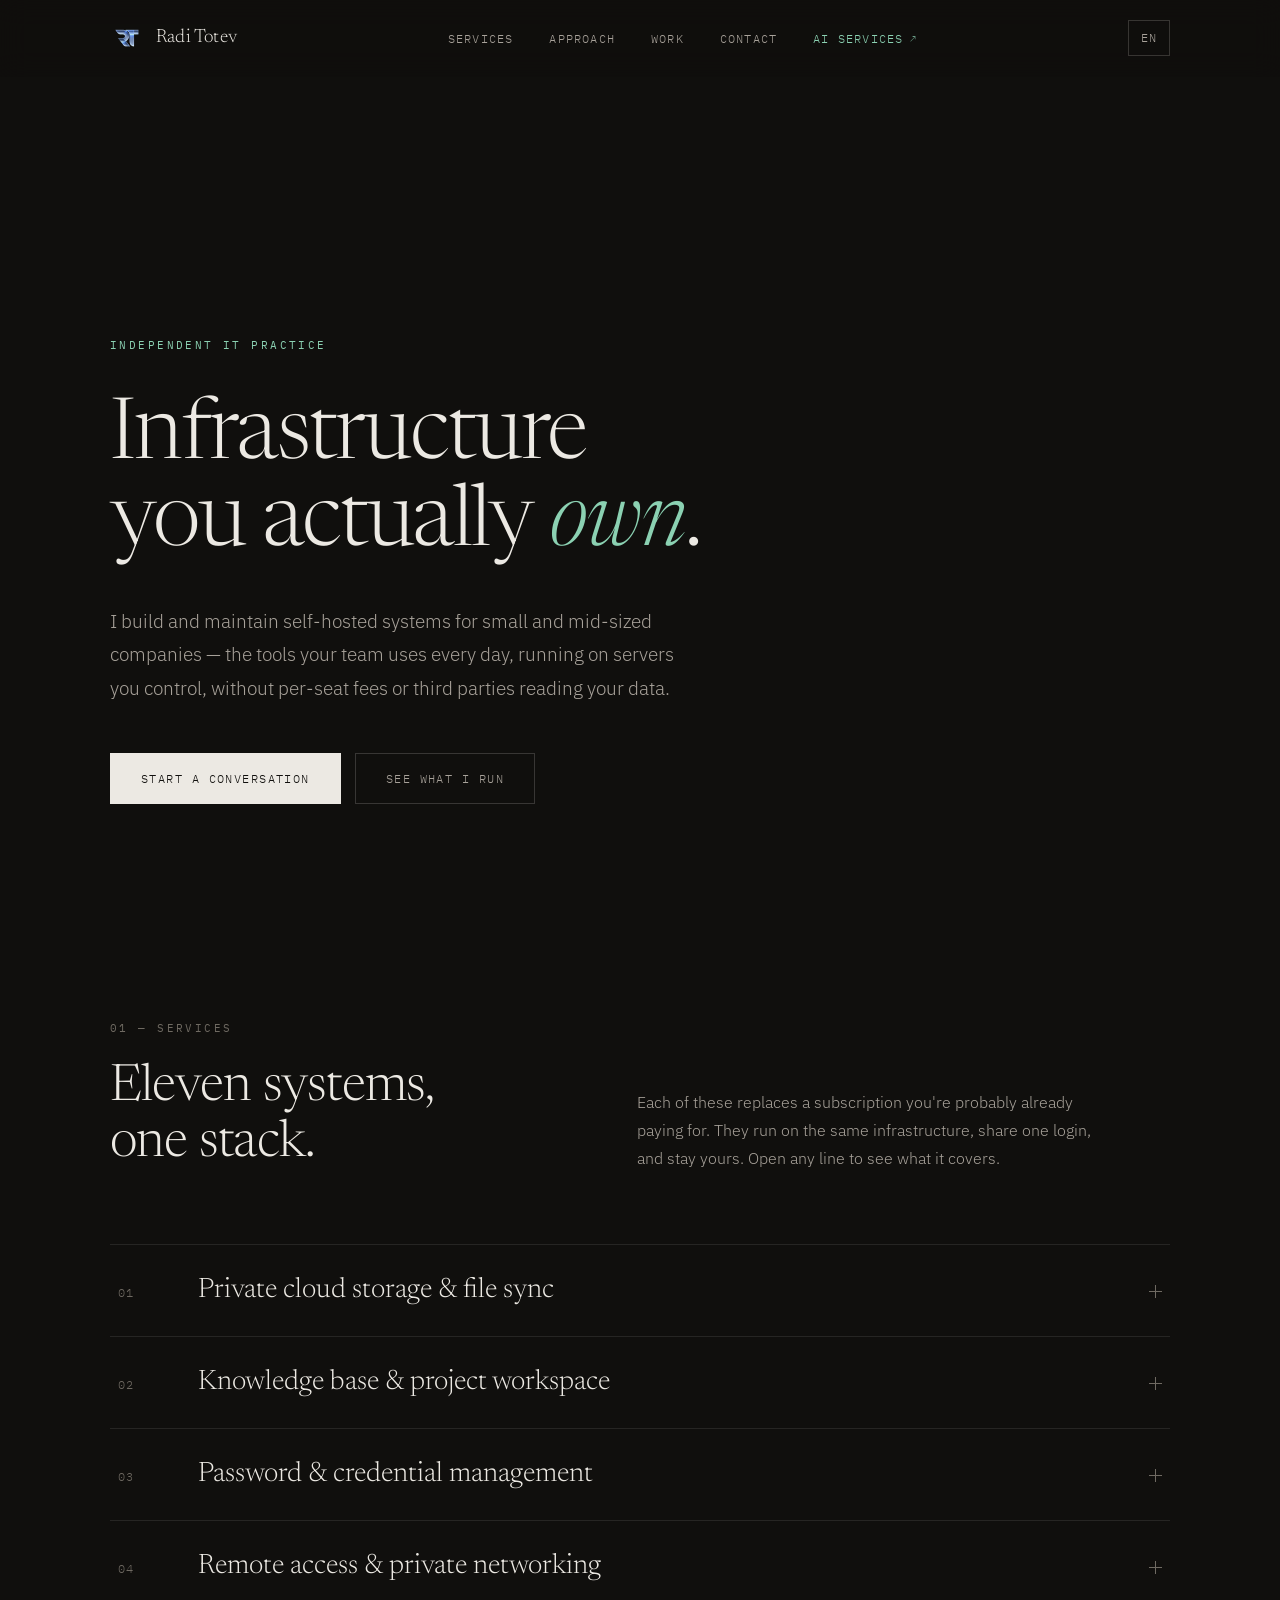
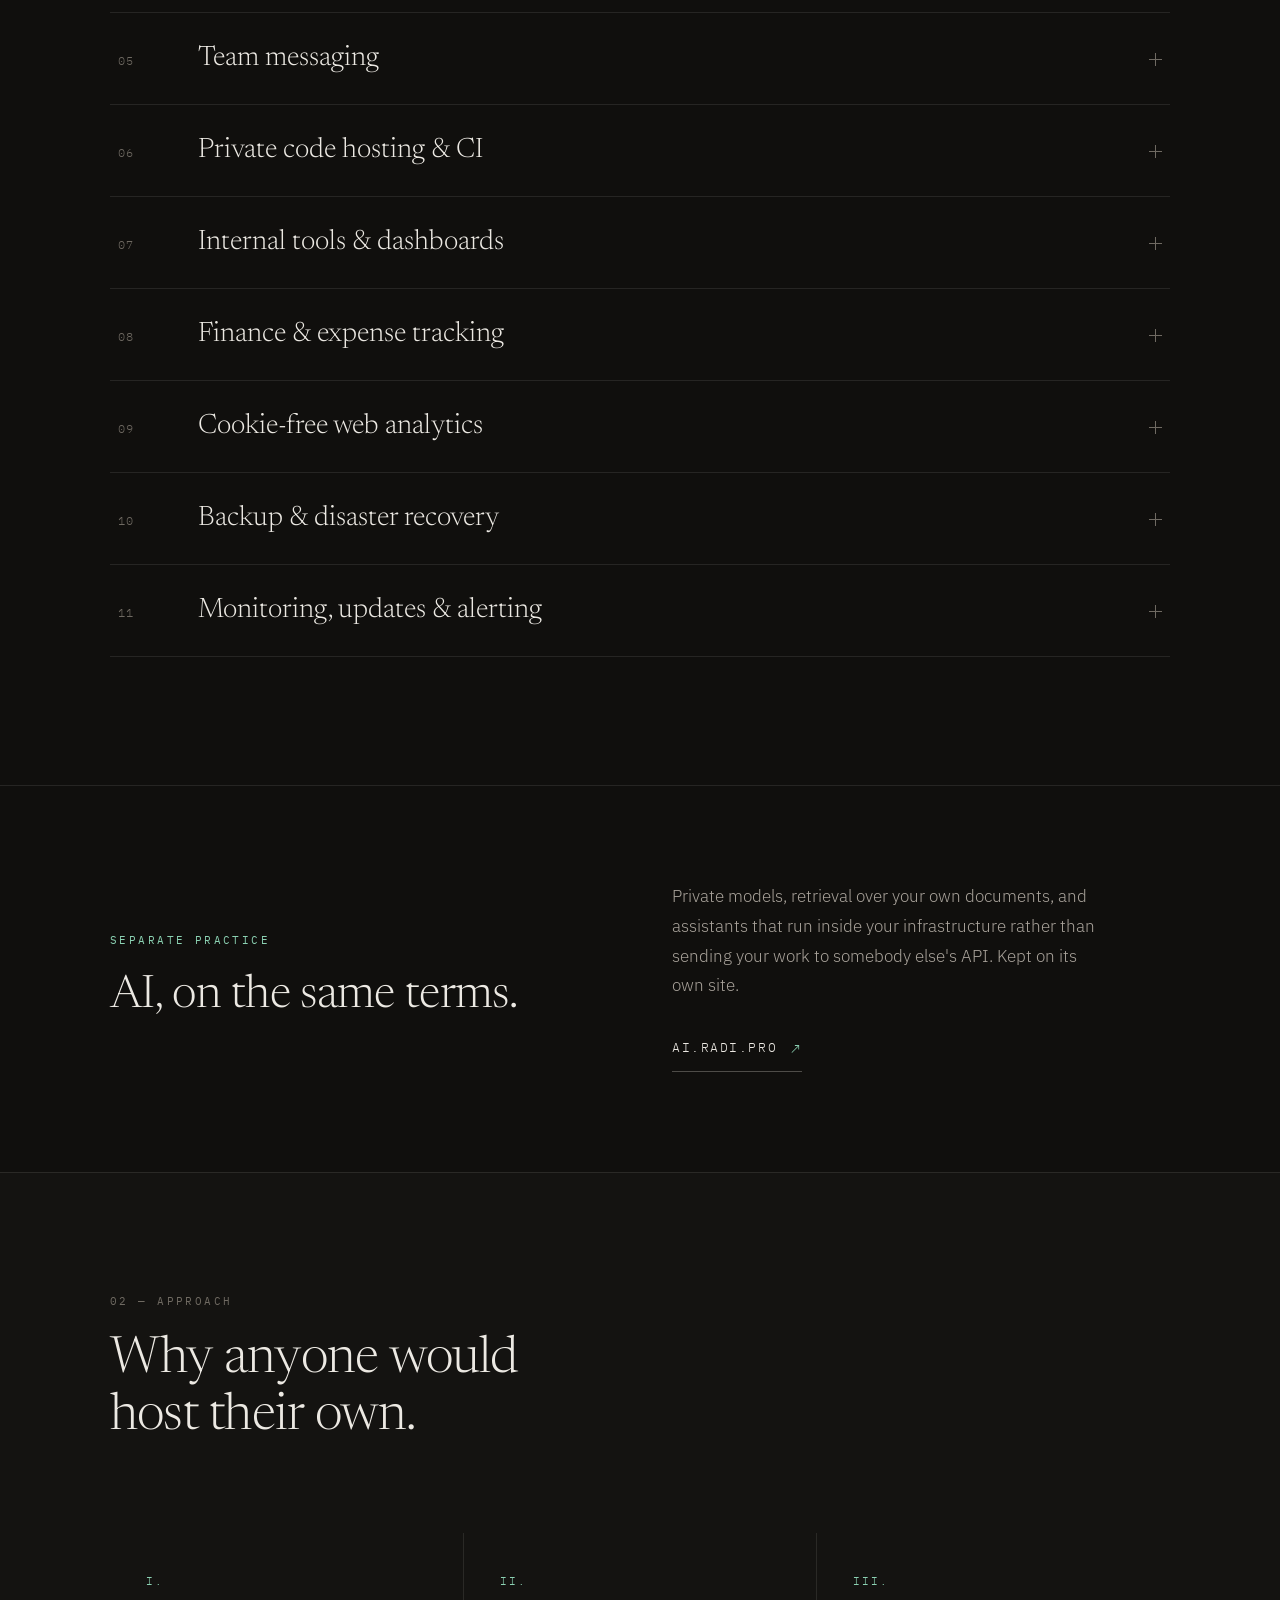
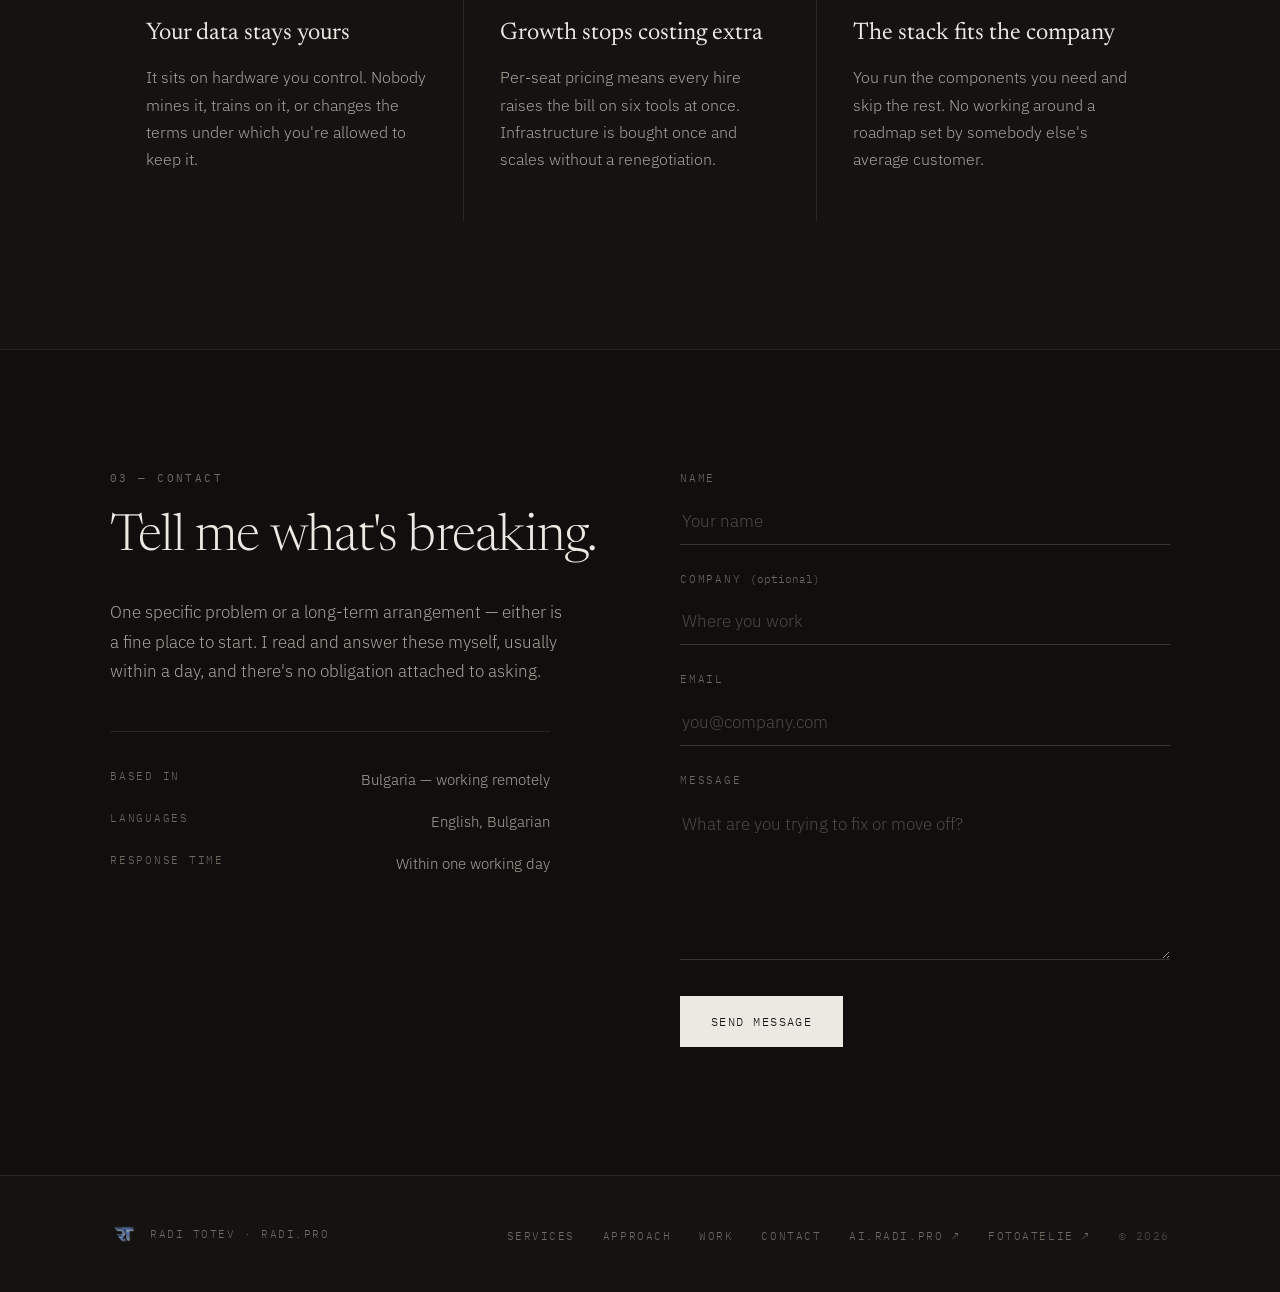
<file: index.html>
<!DOCTYPE html>
<html lang="en" data-lang="en">
<head>
    <meta charset="UTF-8">
    <meta name="viewport" content="width=device-width, initial-scale=1.0">

    <!-- SEO Meta Tags -->
    <title>Self-Hosted IT Infrastructure for Growing Companies | Radi Totev</title>
    <meta name="description" content="I build and maintain self-hosted systems for small and mid-sized companies — cloud storage, collaboration, passwords, networking and backups running on servers you own, with no per-seat fees.">
    <meta name="keywords" content="self-hosted IT, private cloud, data sovereignty, IT consulting, small business IT, secure infrastructure, freelance IT professional, backup and disaster recovery">
    <meta name="author" content="Radi Totev">
    <meta name="robots" content="index, follow">
    <meta name="theme-color" content="#100f0d">
    <link rel="canonical" href="https://www.radi.pro/">

    <!-- Hreflang for multilingual SEO -->
    <link rel="alternate" hreflang="en" href="https://www.radi.pro/">
    <link rel="alternate" hreflang="bg" href="https://www.radi.pro/?lang=bg">
    <link rel="alternate" hreflang="x-default" href="https://www.radi.pro/">

    <!-- Open Graph / Social Media -->
    <meta property="og:type" content="website">
    <meta property="og:url" content="https://www.radi.pro/">
    <meta property="og:site_name" content="Radi Totev — IT Solutions">
    <meta property="og:locale" content="en_US">
    <meta property="og:locale:alternate" content="bg_BG">
    <meta property="og:title" content="Infrastructure you actually own">
    <meta property="og:description" content="Self-hosted systems for small and mid-sized companies, running on servers you control — without per-seat fees or third parties reading your data.">
    <meta property="og:image" content="https://www.radi.pro/assets/og-image.png">
    <meta property="og:image:width" content="1200">
    <meta property="og:image:height" content="630">
    <meta property="og:image:alt" content="Radi Totev — self-hosted IT infrastructure">

    <!-- Twitter Card -->
    <meta name="twitter:card" content="summary_large_image">
    <meta name="twitter:title" content="Infrastructure you actually own">
    <meta name="twitter:description" content="Self-hosted systems for small and mid-sized companies, running on servers you control.">
    <meta name="twitter:image" content="https://www.radi.pro/assets/og-image.png">
    <meta name="twitter:image:alt" content="Radi Totev — self-hosted IT infrastructure">

    <!-- Structured Data (JSON-LD) -->
    <script type="application/ld+json">
    {
        "@context": "https://schema.org",
        "@type": "ProfessionalService",
        "name": "Radi Totev - IT Solutions",
        "description": "I build and maintain self-hosted systems for small and mid-sized companies — cloud storage, collaboration, passwords, networking, backups and monitoring on infrastructure you own.",
        "url": "https://www.radi.pro/",
        "logo": "https://www.radi.pro/assets/logo.png",
        "image": "https://www.radi.pro/assets/og-image.png",
        "priceRange": "$$",
        "areaServed": { "@type": "Place", "name": "Worldwide" },
        "serviceType": [
            "IT Consulting",
            "Self-Hosted Solutions",
            "Private Cloud Storage",
            "Team Collaboration Tools",
            "Secure Password Management",
            "Remote Access Solutions",
            "Private Code Hosting",
            "Internal Tools and Dashboards",
            "Web Analytics",
            "Backup and Disaster Recovery",
            "Infrastructure Monitoring"
        ],
        "founder": { "@type": "Person", "name": "Radi Totev" },
        "sameAs": ["https://ai.radi.pro"]
    }
    </script>

    <!-- Favicon -->
    <link rel="apple-touch-icon" sizes="180x180" href="assets/favicon/apple-touch-icon.png">
    <link rel="icon" type="image/png" sizes="32x32" href="assets/favicon/favicon-32x32.png">
    <link rel="icon" type="image/png" sizes="16x16" href="assets/favicon/favicon-16x16.png">
    <link rel="manifest" href="assets/favicon/site.webmanifest">

    <!-- Fonts -->
    <link rel="preconnect" href="https://fonts.googleapis.com">
    <link rel="preconnect" href="https://fonts.gstatic.com" crossorigin>
    <link href="https://fonts.googleapis.com/css2?family=Newsreader:ital,opsz,wght@0,6..72,300..600;1,6..72,300..500&family=IBM+Plex+Sans:wght@300;400;500&family=IBM+Plex+Mono:wght@400;500&display=swap" rel="stylesheet">

    <!-- Stylesheet -->
    <link rel="stylesheet" href="style.css?v=3">

    <!-- Privacy-friendly analytics by Plausible -->
    <script async src="https://analytics.radi.pro/js/pa-_RwppZNgy5MrmGpZ4Vivo.js"></script>
    <script>
      window.plausible=window.plausible||function(){(plausible.q=plausible.q||[]).push(arguments)},plausible.init=plausible.init||function(i){plausible.o=i||{}};
      plausible.init()
    </script>
</head>
<body>
    <a href="#main" class="skip-link" data-i18n="accessibility.skipLink">Skip to main content</a>

    <!-- ============================================
         NAVIGATION
         ============================================ -->
    <nav class="nav" role="navigation" aria-label="Main navigation">
        <div class="wrap nav-inner">
            <a href="#top" class="nav-logo" aria-label="Home">
                <img src="assets/logo.png" alt="">
                <span>Radi Totev</span>
            </a>

            <ul class="nav-links">
                <li><a href="#services" class="nav-link" data-i18n="nav.services">Services</a></li>
                <li><a href="#approach" class="nav-link" data-i18n="nav.approach">Approach</a></li>
                <li><a href="portfolio.html" class="nav-link" data-i18n="nav.work">Work</a></li>
                <li><a href="#contact" class="nav-link" data-i18n="nav.contact">Contact</a></li>
                <li>
                    <a href="https://ai.radi.pro" class="nav-link nav-link--ai" target="_blank" rel="noopener">
                        <span data-i18n="nav.ai">AI Services</span>
                        <span class="arr" aria-hidden="true">&#8599;</span>
                    </a>
                </li>
            </ul>

            <button class="lang-switcher" aria-label="Switch language" title="Switch language">
                <span class="lang-switcher-current">EN</span>
            </button>

            <button class="nav-toggle" aria-label="Toggle navigation menu" aria-expanded="false">
                <span></span>
                <span></span>
                <span></span>
            </button>
        </div>
    </nav>

    <main id="main">

        <!-- ============================================
             HERO
             ============================================ -->
        <section class="hero" id="top" aria-labelledby="hero-headline">
            <div class="hero-media" aria-hidden="true">
                <video autoplay muted loop playsinline preload="auto">
                    <source src="assets/hero.mp4" type="video/mp4">
                </video>
            </div>

            <div class="wrap hero-inner">
                <span class="eyebrow eyebrow--accent rise" data-i18n="hero.eyebrow">Independent IT practice</span>
                <h1 id="hero-headline" class="rise rise-1">
                    <span data-i18n="hero.headline">Infrastructure you actually </span><em data-i18n="hero.headlineEm">own</em><span data-i18n="hero.headlineEnd">.</span>
                </h1>
                <p class="hero-sub lede rise rise-2" data-i18n="hero.subheadline">I build and maintain self-hosted systems for small and mid-sized companies &mdash; the tools your team uses every day, running on servers you control, without per-seat fees or third parties reading your data.</p>
                <div class="hero-cta rise rise-3">
                    <a href="#contact" class="btn btn--solid" data-i18n="hero.cta.primary">Start a conversation</a>
                    <a href="#services" class="btn btn--ghost" data-i18n="hero.cta.secondary">See what I run</a>
                </div>
            </div>
        </section>

        <!-- ============================================
             SERVICES
             ============================================ -->
        <section id="services" class="section" aria-labelledby="services-heading">
            <div class="wrap">
                <div class="svc-head">
                    <div>
                        <span class="eyebrow" data-i18n="services.label">01 &mdash; Services</span>
                        <h2 id="services-heading" class="display" data-i18n="services.heading">Eleven systems, one stack.</h2>
                    </div>
                    <p class="lede" data-i18n="services.description">Each of these replaces a subscription you're probably already paying for. They run on the same infrastructure, share one login, and stay yours. Open any line to see what it covers.</p>
                </div>

                <div class="svc-list">

                    <div class="svc-item">
                        <button class="svc-row" type="button" aria-expanded="false" aria-controls="svc-cloud">
                            <span class="svc-num">01</span>
                            <span class="svc-title" data-i18n="services.items.cloud.title">Private cloud storage &amp; file sync</span>
                            <span class="svc-mark" aria-hidden="true"></span>
                        </button>
                        <div class="svc-body" id="svc-cloud" role="region">
                            <div>
                                <p><span data-i18n="services.items.cloud.description">Files, calendars, contacts and shared documents in one place, synced across every device your team uses. Collaborative editing included. Behaves like the commercial drives, with no seat pricing and no data leaving your server.</span></p>
                            </div>
                        </div>
                    </div>

                    <div class="svc-item">
                        <button class="svc-row" type="button" aria-expanded="false" aria-controls="svc-workspace">
                            <span class="svc-num">02</span>
                            <span class="svc-title" data-i18n="services.items.workspace.title">Knowledge base &amp; project workspace</span>
                            <span class="svc-mark" aria-hidden="true"></span>
                        </button>
                        <div class="svc-body" id="svc-workspace" role="region">
                            <div>
                                <p><span data-i18n="services.items.workspace.description">Notes, wikis, boards, databases and whiteboards in a single workspace. The place documentation actually gets written and tasks stop living in four different tools.</span></p>
                            </div>
                        </div>
                    </div>

                    <div class="svc-item">
                        <button class="svc-row" type="button" aria-expanded="false" aria-controls="svc-password">
                            <span class="svc-num">03</span>
                            <span class="svc-title" data-i18n="services.items.password.title">Password &amp; credential management</span>
                            <span class="svc-mark" aria-hidden="true"></span>
                        </button>
                        <div class="svc-body" id="svc-password" role="region">
                            <div>
                                <p><span data-i18n="services.items.password.description">An encrypted vault for the whole company: shared credentials, 2FA codes, secure hand-offs and emergency access. The same security model the enterprise tools use, without trusting a vendor with the keys.</span></p>
                            </div>
                        </div>
                    </div>

                    <div class="svc-item">
                        <button class="svc-row" type="button" aria-expanded="false" aria-controls="svc-remote">
                            <span class="svc-num">04</span>
                            <span class="svc-title" data-i18n="services.items.remote.title">Remote access &amp; private networking</span>
                            <span class="svc-mark" aria-hidden="true"></span>
                        </button>
                        <div class="svc-body" id="svc-remote" role="region">
                            <div>
                                <p><span data-i18n="services.items.remote.description">A private network that connects staff, offices and devices without VPN configuration or port forwarding. Internal systems reachable from anywhere, invisible to everyone else.</span></p>
                            </div>
                        </div>
                    </div>

                    <div class="svc-item">
                        <button class="svc-row" type="button" aria-expanded="false" aria-controls="svc-messaging">
                            <span class="svc-num">05</span>
                            <span class="svc-title" data-i18n="services.items.messaging.title">Team messaging</span>
                            <span class="svc-mark" aria-hidden="true"></span>
                        </button>
                        <div class="svc-body" id="svc-messaging" role="region">
                            <div>
                                <p><span data-i18n="services.items.messaging.description">Channels, direct messages, file sharing and integrations — with the message history stored on your side rather than rented back to you a year at a time.</span></p>
                            </div>
                        </div>
                    </div>

                    <div class="svc-item">
                        <button class="svc-row" type="button" aria-expanded="false" aria-controls="svc-code">
                            <span class="svc-num">06</span>
                            <span class="svc-title" data-i18n="services.items.code.title">Private code hosting &amp; CI</span>
                            <span class="svc-mark" aria-hidden="true"></span>
                        </button>
                        <div class="svc-body" id="svc-code" role="region">
                            <div>
                                <p><span data-i18n="services.items.code.description">Git repositories with issues, pull requests, wikis and build pipelines. Unlimited private repos for internal work and client projects, no minute quotas.</span></p>
                            </div>
                        </div>
                    </div>

                    <div class="svc-item">
                        <button class="svc-row" type="button" aria-expanded="false" aria-controls="svc-tools">
                            <span class="svc-num">07</span>
                            <span class="svc-title" data-i18n="services.items.tools.title">Internal tools &amp; dashboards</span>
                            <span class="svc-mark" aria-hidden="true"></span>
                        </button>
                        <div class="svc-body" id="svc-tools" role="region">
                            <div>
                                <p><span data-i18n="services.items.tools.description">Admin panels, forms and reporting views built on top of the data you already have. Useful for the workflows that currently live in a spreadsheet somebody guards.</span></p>
                            </div>
                        </div>
                    </div>

                    <div class="svc-item">
                        <button class="svc-row" type="button" aria-expanded="false" aria-controls="svc-finance">
                            <span class="svc-num">08</span>
                            <span class="svc-title" data-i18n="services.items.finance.title">Finance &amp; expense tracking</span>
                            <span class="svc-mark" aria-hidden="true"></span>
                        </button>
                        <div class="svc-body" id="svc-finance" role="region">
                            <div>
                                <p><span data-i18n="services.items.finance.description">Budgets, income and expense tracking, reports and portfolio monitoring for owner-managed businesses. Financial detail that never touches a third-party account.</span></p>
                            </div>
                        </div>
                    </div>

                    <div class="svc-item">
                        <button class="svc-row" type="button" aria-expanded="false" aria-controls="svc-analytics">
                            <span class="svc-num">09</span>
                            <span class="svc-title" data-i18n="services.items.analytics.title">Cookie-free web analytics</span>
                            <span class="svc-mark" aria-hidden="true"></span>
                        </button>
                        <div class="svc-body" id="svc-analytics" role="region">
                            <div>
                                <p><span data-i18n="services.items.analytics.description">Traffic and performance figures without cookies, consent banners or a data-sharing arrangement. GDPR-clean by construction. This site runs it.</span></p>
                            </div>
                        </div>
                    </div>

                    <div class="svc-item">
                        <button class="svc-row" type="button" aria-expanded="false" aria-controls="svc-backup">
                            <span class="svc-num">10</span>
                            <span class="svc-title" data-i18n="services.items.backup.title">Backup &amp; disaster recovery</span>
                            <span class="svc-mark" aria-hidden="true"></span>
                        </button>
                        <div class="svc-body" id="svc-backup" role="region">
                            <div>
                                <p><span data-i18n="services.items.backup.description">Encrypted, versioned, off-site backups of every system above, with restores tested on a schedule rather than assumed. The part nobody thinks about until the morning they need it.</span></p>
                            </div>
                        </div>
                    </div>

                    <div class="svc-item">
                        <button class="svc-row" type="button" aria-expanded="false" aria-controls="svc-monitoring">
                            <span class="svc-num">11</span>
                            <span class="svc-title" data-i18n="services.items.monitoring.title">Monitoring, updates &amp; alerting</span>
                            <span class="svc-mark" aria-hidden="true"></span>
                        </button>
                        <div class="svc-body" id="svc-monitoring" role="region">
                            <div>
                                <p><span data-i18n="services.items.monitoring.description">Uptime checks, resource alerts and a patching routine for the whole stack. You hear about a problem from me, before your team files a ticket about it.</span></p>
                            </div>
                        </div>
                    </div>

                </div>
            </div>
        </section>

        <!-- ============================================
             AI BAND
             ============================================ -->
        <section class="section--ruled" aria-labelledby="ai-heading">
            <a href="https://ai.radi.pro" class="ai-band" target="_blank" rel="noopener">
                <div class="ai-inner">
                    <div>
                        <span class="eyebrow eyebrow--accent" data-i18n="ai.label">Separate practice</span>
                        <h2 id="ai-heading" class="display" data-i18n="ai.heading">AI, on the same terms.</h2>
                    </div>
                    <div>
                        <p class="lede" data-i18n="ai.description">Private models, retrieval over your own documents, and assistants that run inside your infrastructure rather than sending your work to somebody else's API. Kept on its own site.</p>
                        <span class="ai-cue">ai.radi.pro <span class="arr" aria-hidden="true">&#8599;</span></span>
                    </div>
                </div>
            </a>
        </section>

        <!-- ============================================
             APPROACH
             ============================================ -->
        <section id="approach" class="section section--ruled section--sunk" aria-labelledby="approach-heading">
            <div class="wrap">
                <div class="approach-head">
                    <span class="eyebrow" data-i18n="approach.label">02 &mdash; Approach</span>
                    <h2 id="approach-heading" class="display" data-i18n="approach.heading">Why anyone would host their own.</h2>
                </div>

                <div class="approach-grid">
                    <article class="approach-card">
                        <span class="numeral" aria-hidden="true">I.</span>
                        <h3 data-i18n="approach.cards.sovereignty.title">Your data stays yours</h3>
                        <p data-i18n="approach.cards.sovereignty.description">It sits on hardware you control. Nobody mines it, trains on it, or changes the terms under which you're allowed to keep it.</p>
                    </article>
                    <article class="approach-card">
                        <span class="numeral" aria-hidden="true">II.</span>
                        <h3 data-i18n="approach.cards.cost.title">Growth stops costing extra</h3>
                        <p data-i18n="approach.cards.cost.description">Per-seat pricing means every hire raises the bill on six tools at once. Infrastructure is bought once and scales without a renegotiation.</p>
                    </article>
                    <article class="approach-card">
                        <span class="numeral" aria-hidden="true">III.</span>
                        <h3 data-i18n="approach.cards.flexibility.title">The stack fits the company</h3>
                        <p data-i18n="approach.cards.flexibility.description">You run the components you need and skip the rest. No working around a roadmap set by somebody else's average customer.</p>
                    </article>
                </div>
            </div>
        </section>

        <!-- ============================================
             CONTACT
             ============================================ -->
        <section id="contact" class="section section--ruled" aria-labelledby="contact-heading">
            <div class="wrap contact-grid">
                <div class="contact-copy">
                    <span class="eyebrow" data-i18n="contact.label">03 &mdash; Contact</span>
                    <h2 id="contact-heading" class="display" data-i18n="contact.heading">Tell me what's breaking.</h2>
                    <p class="lede" data-i18n="contact.description">One specific problem or a long-term arrangement &mdash; either is a fine place to start. I read and answer these myself, usually within a day, and there's no obligation attached to asking.</p>

                    <dl class="facts">
                        <div class="fact">
                            <dt data-i18n="contact.facts.based.label">Based in</dt>
                            <dd data-i18n="contact.facts.based.value">Bulgaria &mdash; working remotely</dd>
                        </div>
                        <div class="fact">
                            <dt data-i18n="contact.facts.languages.label">Languages</dt>
                            <dd data-i18n="contact.facts.languages.value">English, Bulgarian</dd>
                        </div>
                        <div class="fact">
                            <dt data-i18n="contact.facts.response.label">Response time</dt>
                            <dd data-i18n="contact.facts.response.value">Within one working day</dd>
                        </div>
                    </dl>
                </div>

                <div>
                    <form id="contact-form" class="form" novalidate>
                        <div class="field">
                            <label for="name" data-i18n="contact.form.name.label">Name</label>
                            <input type="text" id="name" name="name" required autocomplete="name" data-i18n-placeholder="contact.form.name.placeholder" placeholder="Your name">
                            <span class="err" role="alert"></span>
                        </div>
                        <div class="field">
                            <label for="company"><span data-i18n="contact.form.company.label">Company</span> <span class="opt" data-i18n="contact.form.company.optional">(optional)</span></label>
                            <input type="text" id="company" name="company" autocomplete="organization" data-i18n-placeholder="contact.form.company.placeholder" placeholder="Where you work">
                            <span class="err" role="alert"></span>
                        </div>
                        <div class="field">
                            <label for="email" data-i18n="contact.form.email.label">Email</label>
                            <input type="email" id="email" name="email" required autocomplete="email" data-i18n-placeholder="contact.form.email.placeholder" placeholder="you@company.com">
                            <span class="err" role="alert"></span>
                        </div>
                        <div class="field">
                            <label for="message" data-i18n="contact.form.message.label">Message</label>
                            <textarea id="message" name="message" rows="5" required data-i18n-placeholder="contact.form.message.placeholder" placeholder="What are you trying to fix or move off?"></textarea>
                            <span class="err" role="alert"></span>
                        </div>
                        <button type="submit" class="btn btn--solid form-submit" data-i18n="contact.form.submit">Send message</button>
                    </form>

                    <div class="sent form-success" aria-live="polite">
                        <span class="eyebrow eyebrow--accent" data-i18n="contact.success.label">Received</span>
                        <h3 data-i18n="contact.success.title">Thanks &mdash; it's with me.</h3>
                        <p data-i18n="contact.success.description">I'll read it properly and reply within a working day.</p>
                    </div>
                </div>
            </div>
        </section>

    </main>

    <!-- ============================================
         FOOTER
         ============================================ -->
    <footer class="footer" role="contentinfo">
        <div class="footer-inner">
            <a href="#top" class="footer-id" aria-label="Home">
                <img src="assets/logo.png" alt="">
                <span class="footer-meta">Radi Totev &middot; radi.pro</span>
            </a>

            <ul class="footer-nav">
                <li><a href="#services" data-i18n="nav.services">Services</a></li>
                <li><a href="#approach" data-i18n="nav.approach">Approach</a></li>
                <li><a href="portfolio.html" data-i18n="nav.work">Work</a></li>
                <li><a href="#contact" data-i18n="nav.contact">Contact</a></li>
                <li><a href="https://ai.radi.pro" target="_blank" rel="noopener">ai.radi.pro &#8599;</a></li>
                <li><a href="https://foto-atelie.com" target="_blank" rel="noopener">FotoAtelie &#8599;</a></li>
                <li><span class="footer-copy">&copy; <span id="current-year"></span></span></li>
            </ul>
        </div>
    </footer>

    <script src="script.js?v=3"></script>
</body>
</html>
</file>
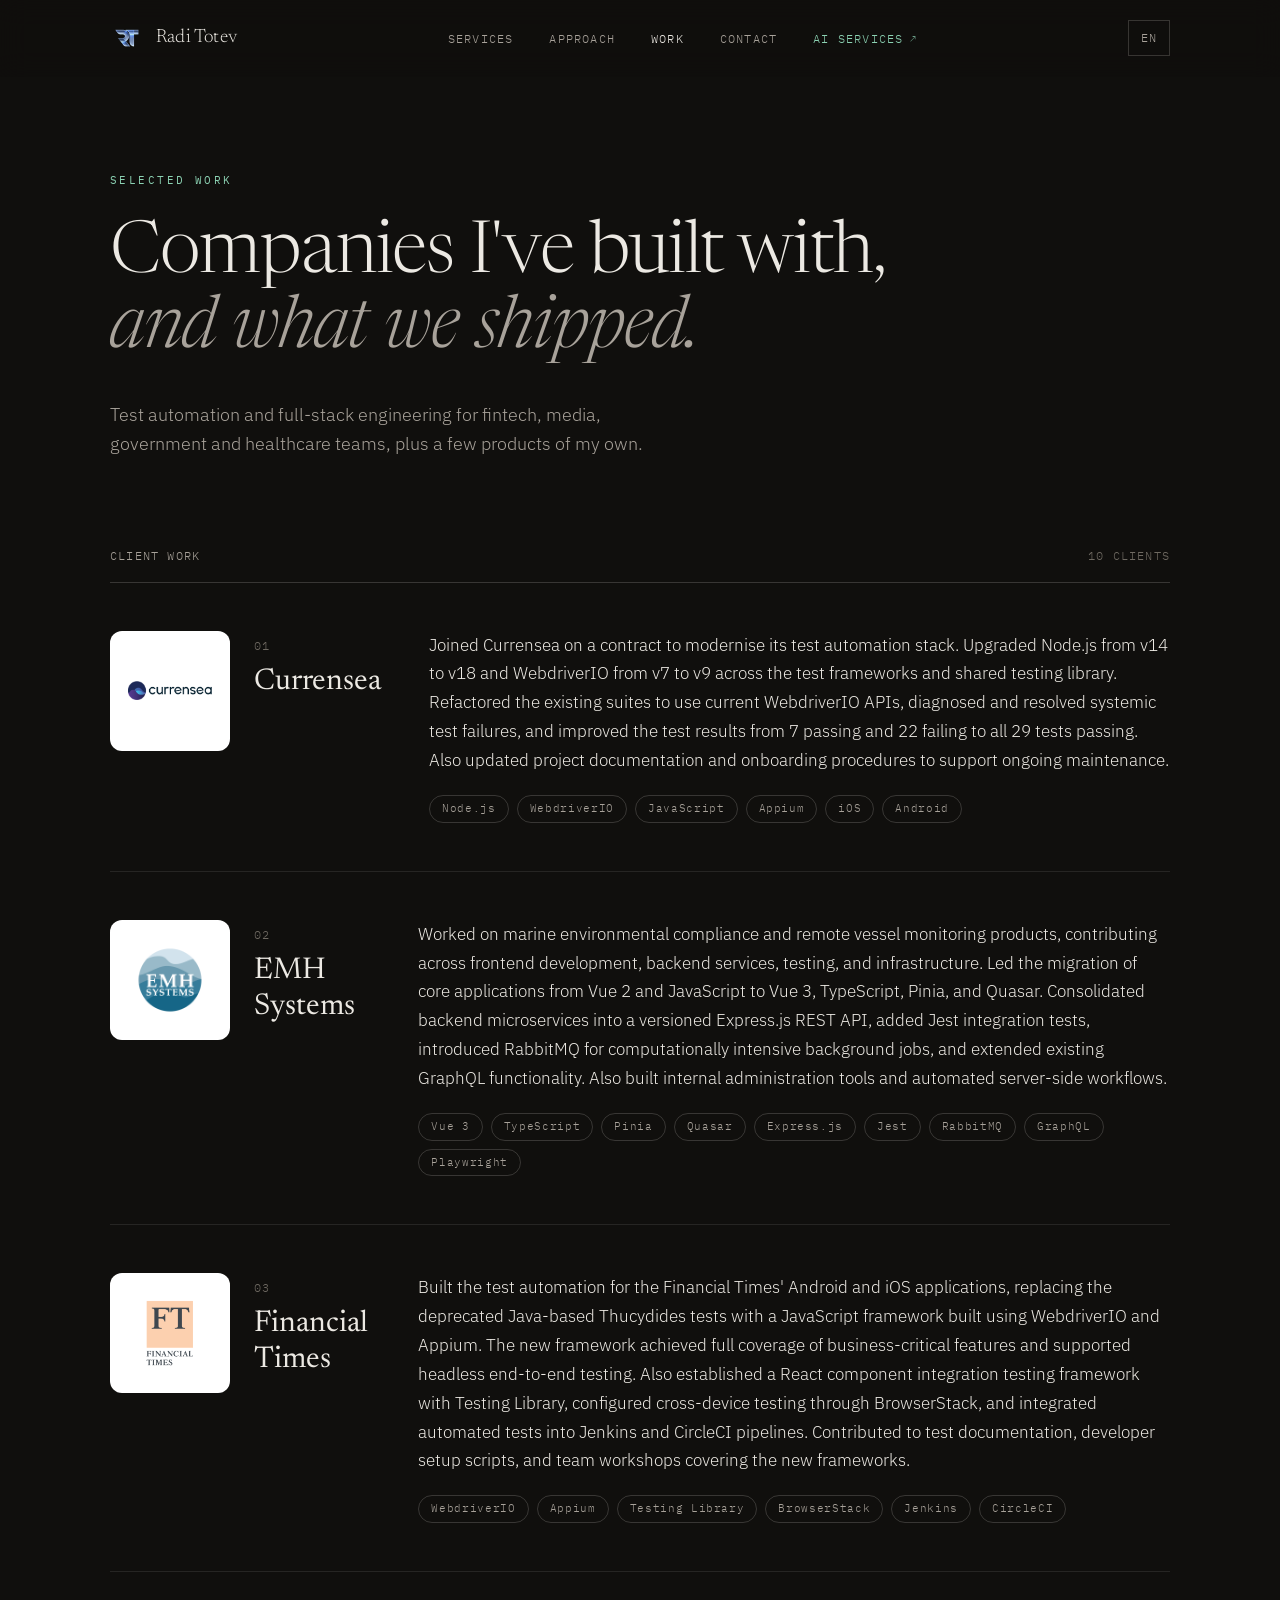
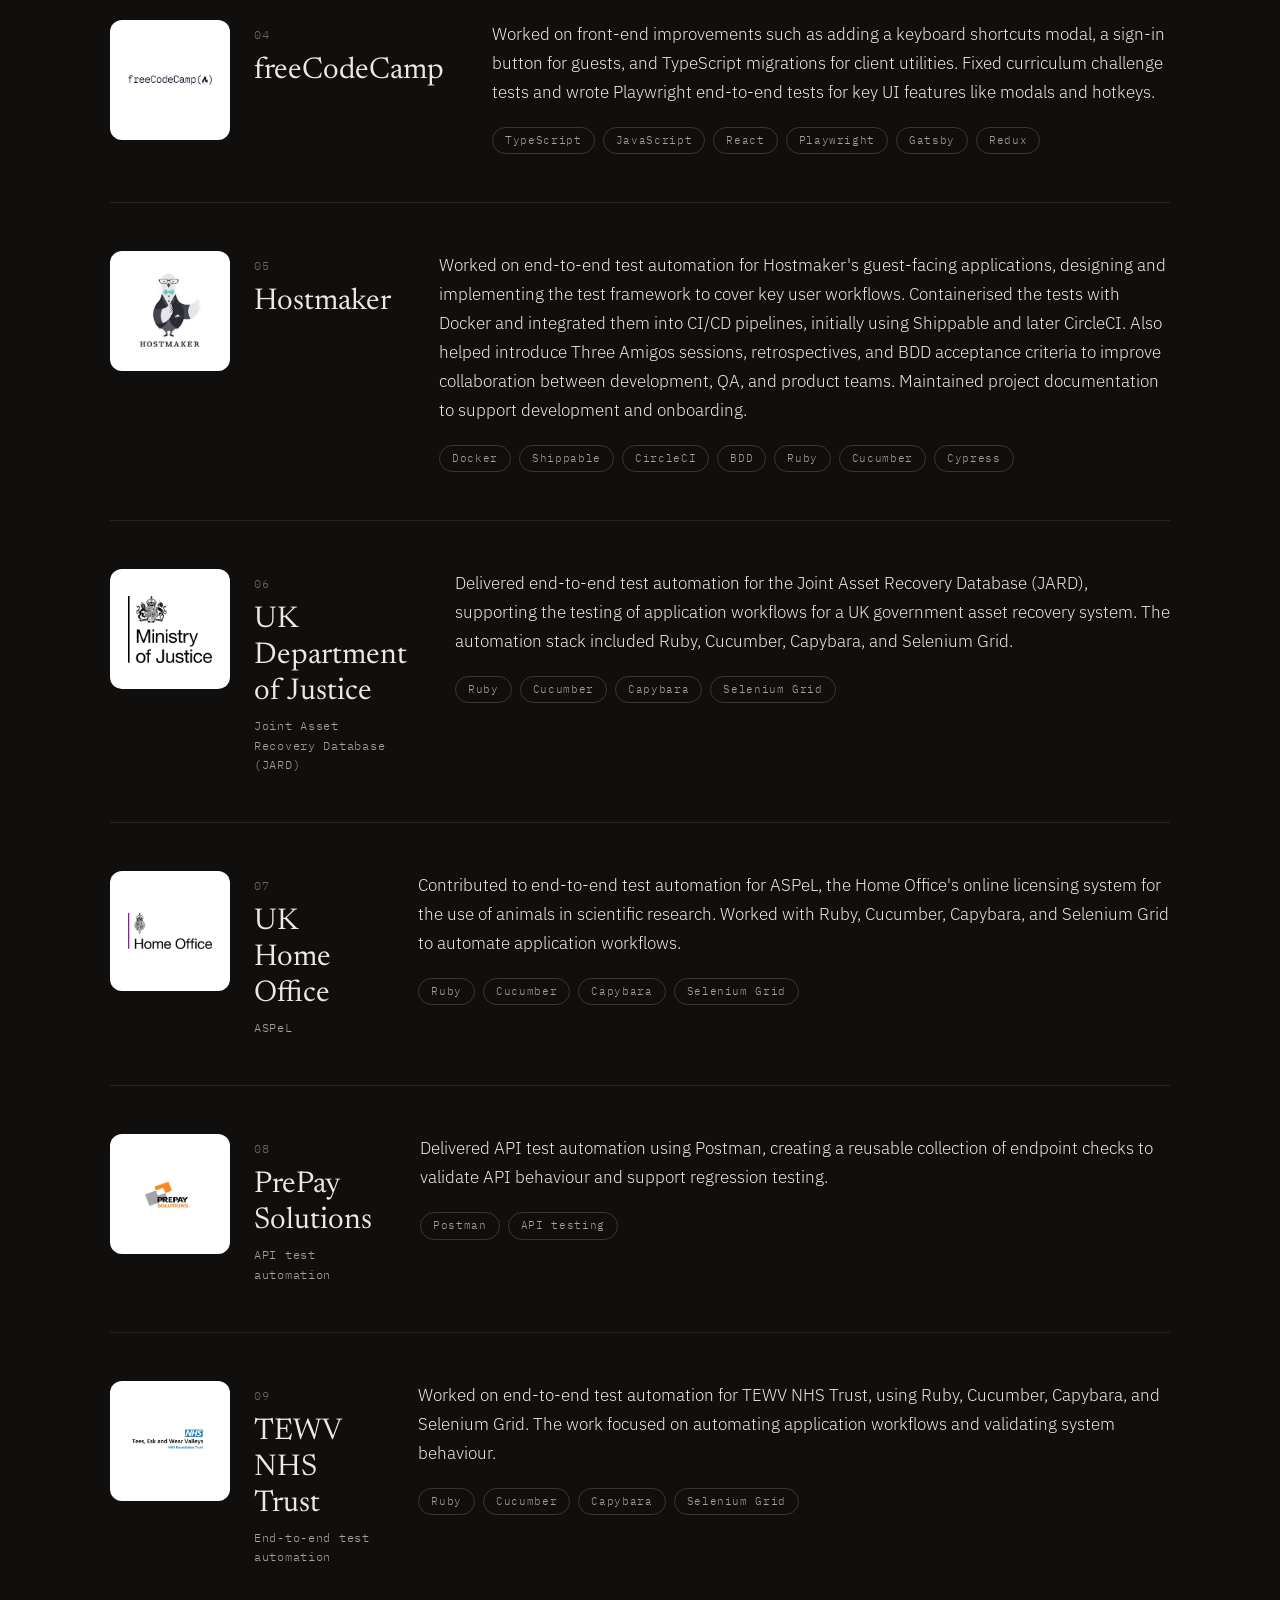
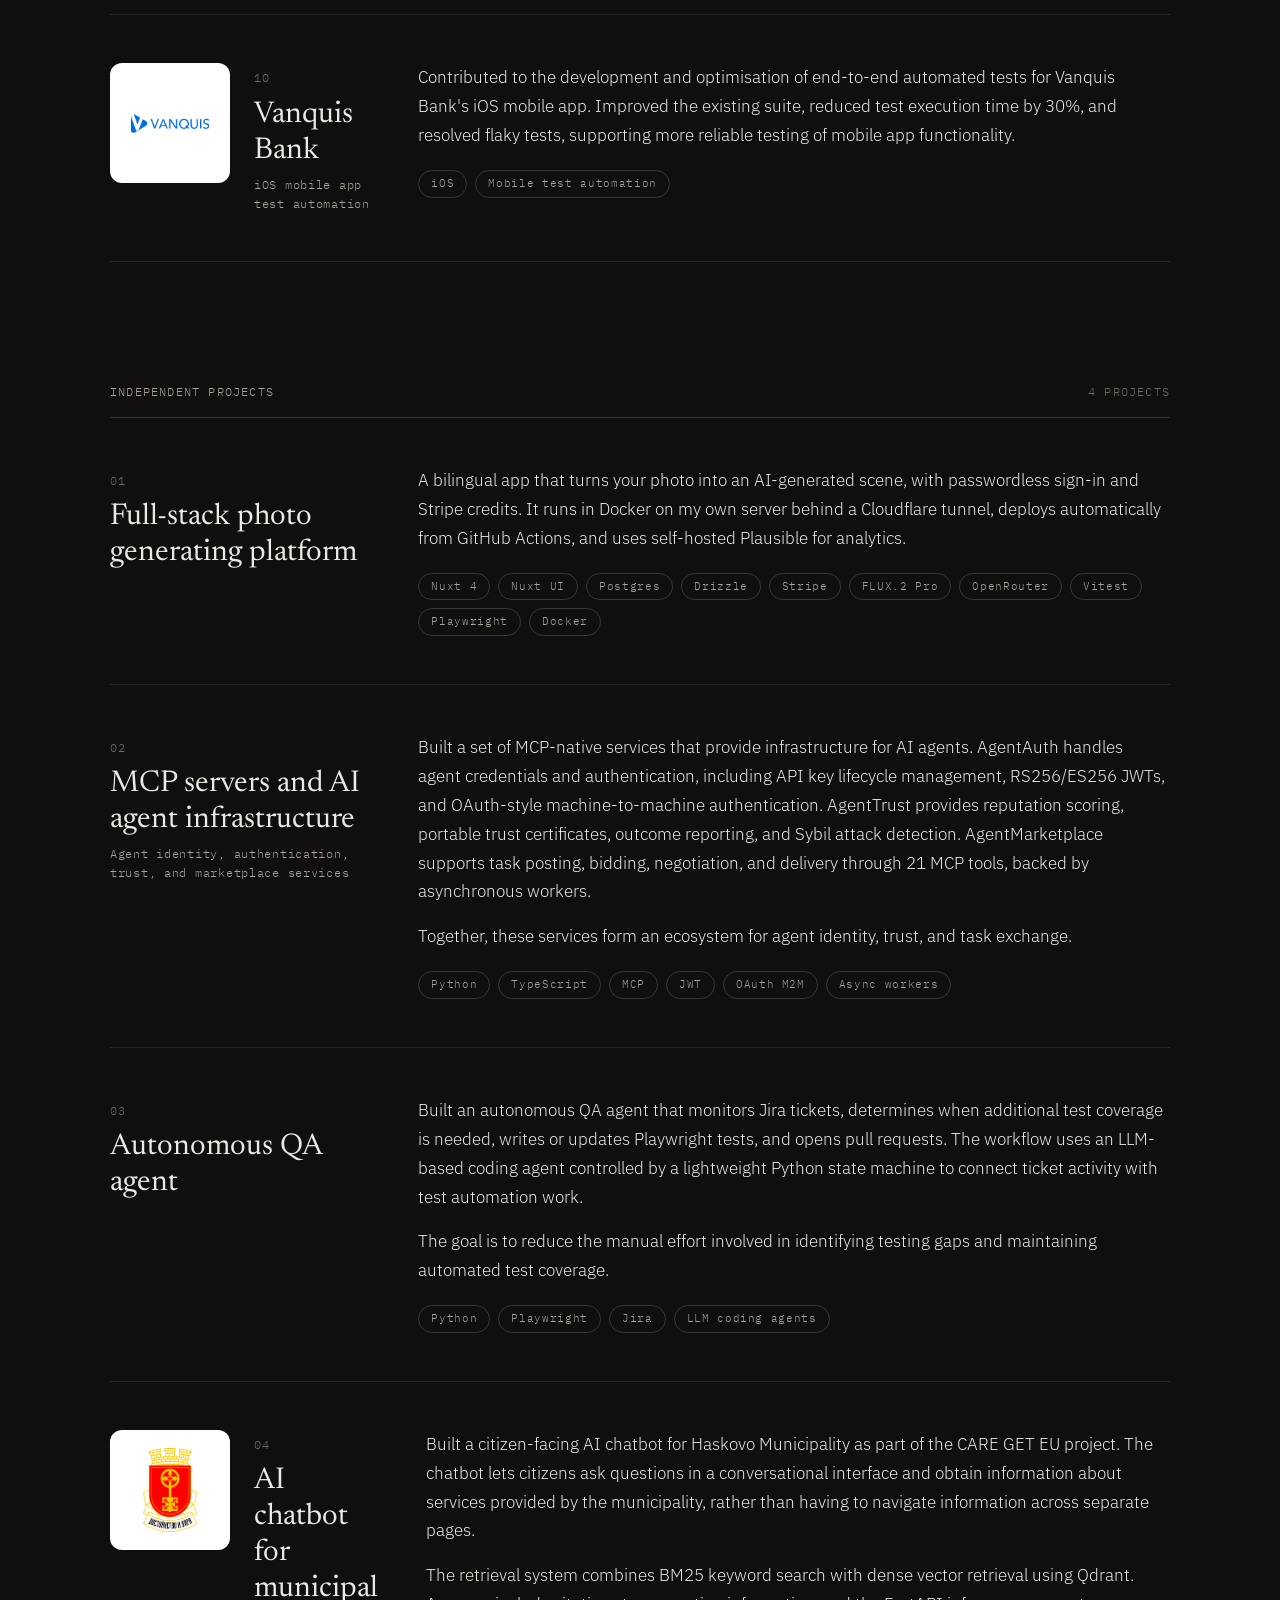
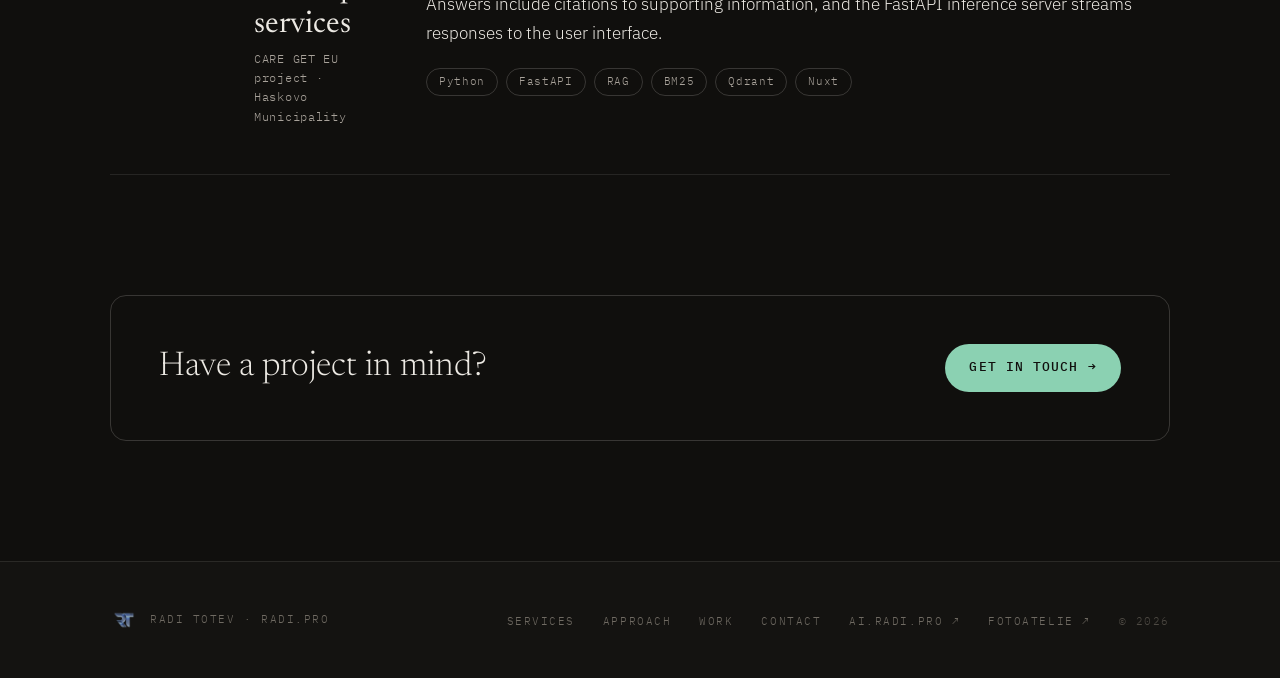
<file: portfolio.html>
<!DOCTYPE html>
<html lang="en" data-lang="en">
<head>
    <meta charset="UTF-8">
    <meta name="viewport" content="width=device-width, initial-scale=1.0">

    <!-- SEO Meta Tags -->
    <title>Portfolio | Radi Totev</title>
    <meta name="description" content="Selected work by Radi Totev: test automation and full-stack engineering for the Financial Times, freeCodeCamp, EMH Systems, UK government departments and more.">
    <meta name="author" content="Radi Totev">
    <meta name="robots" content="index, follow">
    <meta name="theme-color" content="#100f0d">
    <link rel="canonical" href="https://www.radi.pro/portfolio.html">

    <!-- Open Graph / Social Media -->
    <meta property="og:type" content="website">
    <meta property="og:url" content="https://www.radi.pro/portfolio.html">
    <meta property="og:site_name" content="Radi Totev — IT Solutions">
    <meta property="og:locale" content="en_US">
    <meta property="og:locale:alternate" content="bg_BG">
    <meta property="og:title" content="Portfolio | Radi Totev">
    <meta property="og:description" content="Test automation and full-stack engineering for fintech, media, government and healthcare teams.">
    <meta property="og:image" content="https://www.radi.pro/assets/og-image.png">
    <meta property="og:image:width" content="1200">
    <meta property="og:image:height" content="630">
    <meta property="og:image:alt" content="Radi Totev — self-hosted IT infrastructure">

    <!-- Twitter Card -->
    <meta name="twitter:card" content="summary_large_image">
    <meta name="twitter:title" content="Portfolio | Radi Totev">
    <meta name="twitter:description" content="Test automation and full-stack engineering for fintech, media, government and healthcare teams.">
    <meta name="twitter:image" content="https://www.radi.pro/assets/og-image.png">
    <meta name="twitter:image:alt" content="Radi Totev — self-hosted IT infrastructure">

        <!-- Favicon -->
    <link rel="apple-touch-icon" sizes="180x180" href="assets/favicon/apple-touch-icon.png">
    <link rel="icon" type="image/png" sizes="32x32" href="assets/favicon/favicon-32x32.png">
    <link rel="icon" type="image/png" sizes="16x16" href="assets/favicon/favicon-16x16.png">
    <link rel="manifest" href="assets/favicon/site.webmanifest">

    <!-- Fonts -->
    <link rel="preconnect" href="https://fonts.googleapis.com">
    <link rel="preconnect" href="https://fonts.gstatic.com" crossorigin>
    <link href="https://fonts.googleapis.com/css2?family=Newsreader:ital,opsz,wght@0,6..72,300..600;1,6..72,300..500&family=IBM+Plex+Sans:wght@300;400;500&family=IBM+Plex+Mono:wght@400;500&display=swap" rel="stylesheet">

    <!-- Stylesheet -->
    <link rel="stylesheet" href="style.css?v=3">

    <!-- Privacy-friendly analytics by Plausible -->
    <script async src="https://analytics.radi.pro/js/pa-_RwppZNgy5MrmGpZ4Vivo.js"></script>
    <script>
      window.plausible=window.plausible||function(){(plausible.q=plausible.q||[]).push(arguments)},plausible.init=plausible.init||function(i){plausible.o=i||{}};
      plausible.init()
    </script>
</head>
<body>
    <a href="#main" class="skip-link" data-i18n="accessibility.skipLink">Skip to main content</a>

    <!-- ============================================
         NAVIGATION
         ============================================ -->
    <nav class="nav" role="navigation" aria-label="Main navigation">
        <div class="wrap nav-inner">
            <a href="index.html" class="nav-logo" aria-label="Home">
                <img src="assets/logo.png" alt="">
                <span>Radi Totev</span>
            </a>

            <ul class="nav-links">
                <li><a href="index.html#services" class="nav-link" data-i18n="nav.services">Services</a></li>
                <li><a href="index.html#approach" class="nav-link" data-i18n="nav.approach">Approach</a></li>
                <li><a href="portfolio.html" class="nav-link" aria-current="page" data-i18n="nav.work">Work</a></li>
                <li><a href="index.html#contact" class="nav-link" data-i18n="nav.contact">Contact</a></li>
                <li>
                    <a href="https://ai.radi.pro" class="nav-link nav-link--ai" target="_blank" rel="noopener">
                        <span data-i18n="nav.ai">AI Services</span>
                        <span class="arr" aria-hidden="true">&#8599;</span>
                    </a>
                </li>
            </ul>

            <button class="lang-switcher" aria-label="Switch language" title="Switch language">
                <span class="lang-switcher-current">EN</span>
            </button>

            <button class="nav-toggle" aria-label="Toggle navigation menu" aria-expanded="false">
                <span></span>
                <span></span>
                <span></span>
            </button>
        </div>
    </nav>

    <main id="main">
        <section class="wrap pf-hero">
            <p class="eyebrow">Selected work</p>
            <h1>Companies I've built with, <em>and what we shipped.</em></h1>
            <p class="pf-lede">Test automation and full-stack engineering for fintech, media, government and healthcare teams, plus a few products of my own.</p>
        </section>

        <section id="work" class="wrap pf-section" aria-labelledby="work-h">
            <div class="pf-head">
                <h2 id="work-h">Client work</h2>
                <span>10 clients</span>
            </div>
            <article class="pf-row">
                <div class="pf-id">
                    <div class="pf-logo"><img src="assets/logos/currensea.png" alt="Currensea logo" loading="lazy"></div>
                    <div>
                        <span class="pf-num">01</span>
                        <h3 class="pf-name">Currensea</h3>
                    </div>
                </div>
                <div class="pf-body">
                    <p>Joined Currensea on a contract to modernise its test automation stack. Upgraded Node.js from v14 to v18 and WebdriverIO from v7 to v9 across the test frameworks and shared testing library. Refactored the existing suites to use current WebdriverIO APIs, diagnosed and resolved systemic test failures, and improved the test results from 7 passing and 22 failing to all 29 tests passing. Also updated project documentation and onboarding procedures to support ongoing maintenance.</p>
                    <ul class="pf-tags"><li>Node.js</li><li>WebdriverIO</li><li>JavaScript</li><li>Appium</li><li>iOS</li><li>Android</li></ul>
                </div>
            </article>
            <article class="pf-row">
                <div class="pf-id">
                    <div class="pf-logo"><img src="assets/logos/emh.jpg" alt="EMH Systems logo" loading="lazy"></div>
                    <div>
                        <span class="pf-num">02</span>
                        <h3 class="pf-name">EMH Systems</h3>
                    </div>
                </div>
                <div class="pf-body">
                    <p>Worked on marine environmental compliance and remote vessel monitoring products, contributing across frontend development, backend services, testing, and infrastructure. Led the migration of core applications from Vue 2 and JavaScript to Vue 3, TypeScript, Pinia, and Quasar. Consolidated backend microservices into a versioned Express.js REST API, added Jest integration tests, introduced RabbitMQ for computationally intensive background jobs, and extended existing GraphQL functionality. Also built internal administration tools and automated server-side workflows.</p>
                    <ul class="pf-tags"><li>Vue 3</li><li>TypeScript</li><li>Pinia</li><li>Quasar</li><li>Express.js</li><li>Jest</li><li>RabbitMQ</li><li>GraphQL</li><li>Playwright</li></ul>
                </div>
            </article>
            <article class="pf-row">
                <div class="pf-id">
                    <div class="pf-logo"><img src="assets/logos/ft.png" alt="Financial Times logo" loading="lazy"></div>
                    <div>
                        <span class="pf-num">03</span>
                        <h3 class="pf-name">Financial Times</h3>
                    </div>
                </div>
                <div class="pf-body">
                    <p>Built the test automation for the Financial Times&#x27; Android and iOS applications, replacing the deprecated Java-based Thucydides tests with a JavaScript framework built using WebdriverIO and Appium. The new framework achieved full coverage of business-critical features and supported headless end-to-end testing. Also established a React component integration testing framework with Testing Library, configured cross-device testing through BrowserStack, and integrated automated tests into Jenkins and CircleCI pipelines. Contributed to test documentation, developer setup scripts, and team workshops covering the new frameworks.</p>
                    <ul class="pf-tags"><li>WebdriverIO</li><li>Appium</li><li>Testing Library</li><li>BrowserStack</li><li>Jenkins</li><li>CircleCI</li></ul>
                </div>
            </article>
            <article class="pf-row">
                <div class="pf-id">
                    <div class="pf-logo"><img src="assets/logos/freecodecamp.png" alt="freeCodeCamp logo" loading="lazy"></div>
                    <div>
                        <span class="pf-num">04</span>
                        <h3 class="pf-name">freeCodeCamp</h3>
                    </div>
                </div>
                <div class="pf-body">
                    <p>Worked on front-end improvements such as adding a keyboard shortcuts modal, a sign-in button for guests, and TypeScript migrations for client utilities. Fixed curriculum challenge tests and wrote Playwright end-to-end tests for key UI features like modals and hotkeys.</p>
                    <ul class="pf-tags"><li>TypeScript</li><li>JavaScript</li><li>React</li><li>Playwright</li><li>Gatsby</li><li>Redux</li></ul>
                </div>
            </article>
            <article class="pf-row">
                <div class="pf-id">
                    <div class="pf-logo"><img src="assets/logos/hostmaker.jpg" alt="Hostmaker logo" loading="lazy"></div>
                    <div>
                        <span class="pf-num">05</span>
                        <h3 class="pf-name">Hostmaker</h3>
                    </div>
                </div>
                <div class="pf-body">
                    <p>Worked on end-to-end test automation for Hostmaker&#x27;s guest-facing applications, designing and implementing the test framework to cover key user workflows. Containerised the tests with Docker and integrated them into CI/CD pipelines, initially using Shippable and later CircleCI. Also helped introduce Three Amigos sessions, retrospectives, and BDD acceptance criteria to improve collaboration between development, QA, and product teams. Maintained project documentation to support development and onboarding.</p>
                    <ul class="pf-tags"><li>Docker</li><li>Shippable</li><li>CircleCI</li><li>BDD</li><li>Ruby</li><li>Cucumber</li><li>Cypress</li></ul>
                </div>
            </article>
            <article class="pf-row">
                <div class="pf-id">
                    <div class="pf-logo"><img src="assets/logos/moj.png" alt="UK Department of Justice logo" loading="lazy"></div>
                    <div>
                        <span class="pf-num">06</span>
                        <h3 class="pf-name">UK Department of Justice</h3>
                        <p class="pf-sub">Joint Asset Recovery Database (JARD)</p>
                    </div>
                </div>
                <div class="pf-body">
                    <p>Delivered end-to-end test automation for the Joint Asset Recovery Database (JARD), supporting the testing of application workflows for a UK government asset recovery system. The automation stack included Ruby, Cucumber, Capybara, and Selenium Grid.</p>
                    <ul class="pf-tags"><li>Ruby</li><li>Cucumber</li><li>Capybara</li><li>Selenium Grid</li></ul>
                </div>
            </article>
            <article class="pf-row">
                <div class="pf-id">
                    <div class="pf-logo"><img src="assets/logos/homeoffice.png" alt="UK Home Office logo" loading="lazy"></div>
                    <div>
                        <span class="pf-num">07</span>
                        <h3 class="pf-name">UK Home Office</h3>
                        <p class="pf-sub">ASPeL</p>
                    </div>
                </div>
                <div class="pf-body">
                    <p>Contributed to end-to-end test automation for ASPeL, the Home Office&#x27;s online licensing system for the use of animals in scientific research. Worked with Ruby, Cucumber, Capybara, and Selenium Grid to automate application workflows.</p>
                    <ul class="pf-tags"><li>Ruby</li><li>Cucumber</li><li>Capybara</li><li>Selenium Grid</li></ul>
                </div>
            </article>
            <article class="pf-row">
                <div class="pf-id">
                    <div class="pf-logo"><img src="assets/logos/prepay.png" alt="PrePay Solutions logo" loading="lazy"></div>
                    <div>
                        <span class="pf-num">08</span>
                        <h3 class="pf-name">PrePay Solutions</h3>
                        <p class="pf-sub">API test automation</p>
                    </div>
                </div>
                <div class="pf-body">
                    <p>Delivered API test automation using Postman, creating a reusable collection of endpoint checks to validate API behaviour and support regression testing.</p>
                    <ul class="pf-tags"><li>Postman</li><li>API testing</li></ul>
                </div>
            </article>
            <article class="pf-row">
                <div class="pf-id">
                    <div class="pf-logo"><img src="assets/logos/tewv.jpg" alt="TEWV NHS Trust logo" loading="lazy"></div>
                    <div>
                        <span class="pf-num">09</span>
                        <h3 class="pf-name">TEWV NHS Trust</h3>
                        <p class="pf-sub">End-to-end test automation</p>
                    </div>
                </div>
                <div class="pf-body">
                    <p>Worked on end-to-end test automation for TEWV NHS Trust, using Ruby, Cucumber, Capybara, and Selenium Grid. The work focused on automating application workflows and validating system behaviour.</p>
                    <ul class="pf-tags"><li>Ruby</li><li>Cucumber</li><li>Capybara</li><li>Selenium Grid</li></ul>
                </div>
            </article>
            <article class="pf-row">
                <div class="pf-id">
                    <div class="pf-logo"><img src="assets/logos/vanquis.png" alt="Vanquis Bank logo" loading="lazy"></div>
                    <div>
                        <span class="pf-num">10</span>
                        <h3 class="pf-name">Vanquis Bank</h3>
                        <p class="pf-sub">iOS mobile app test automation</p>
                    </div>
                </div>
                <div class="pf-body">
                    <p>Contributed to the development and optimisation of end-to-end automated tests for Vanquis Bank&#x27;s iOS mobile app. Improved the existing suite, reduced test execution time by 30%, and resolved flaky tests, supporting more reliable testing of mobile app functionality.</p>
                    <ul class="pf-tags"><li>iOS</li><li>Mobile test automation</li></ul>
                </div>
            </article>
        </section>

        <section id="projects" class="wrap pf-section" aria-labelledby="projects-h">
            <div class="pf-head">
                <h2 id="projects-h">Independent projects</h2>
                <span>4 projects</span>
            </div>
            <article class="pf-row">
                <div class="pf-id">
                    <div>
                        <span class="pf-num">01</span>
                        <h3 class="pf-name">Full-stack photo generating platform</h3>
                    </div>
                </div>
                <div class="pf-body">
                    <p>A bilingual app that turns your photo into an AI-generated scene, with passwordless sign-in and Stripe credits. It runs in Docker on my own server behind a Cloudflare tunnel, deploys automatically from GitHub Actions, and uses self-hosted Plausible for analytics.</p>
                    <ul class="pf-tags"><li>Nuxt 4</li><li>Nuxt UI</li><li>Postgres</li><li>Drizzle</li><li>Stripe</li><li>FLUX.2 Pro</li><li>OpenRouter</li><li>Vitest</li><li>Playwright</li><li>Docker</li></ul>
                </div>
            </article>
            <article class="pf-row">
                <div class="pf-id">
                    <div>
                        <span class="pf-num">02</span>
                        <h3 class="pf-name">MCP servers and AI agent infrastructure</h3>
                        <p class="pf-sub">Agent identity, authentication, trust, and marketplace services</p>
                    </div>
                </div>
                <div class="pf-body">
                    <p>Built a set of MCP-native services that provide infrastructure for AI agents. AgentAuth handles agent credentials and authentication, including API key lifecycle management, RS256/ES256 JWTs, and OAuth-style machine-to-machine authentication. AgentTrust provides reputation scoring, portable trust certificates, outcome reporting, and Sybil attack detection. AgentMarketplace supports task posting, bidding, negotiation, and delivery through 21 MCP tools, backed by asynchronous workers.</p>
                    <p>Together, these services form an ecosystem for agent identity, trust, and task exchange.</p>
                    <ul class="pf-tags"><li>Python</li><li>TypeScript</li><li>MCP</li><li>JWT</li><li>OAuth M2M</li><li>Async workers</li></ul>
                </div>
            </article>
            <article class="pf-row">
                <div class="pf-id">
                    <div>
                        <span class="pf-num">03</span>
                        <h3 class="pf-name">Autonomous QA agent</h3>
                    </div>
                </div>
                <div class="pf-body">
                    <p>Built an autonomous QA agent that monitors Jira tickets, determines when additional test coverage is needed, writes or updates Playwright tests, and opens pull requests. The workflow uses an LLM-based coding agent controlled by a lightweight Python state machine to connect ticket activity with test automation work.</p>
                    <p>The goal is to reduce the manual effort involved in identifying testing gaps and maintaining automated test coverage.</p>
                    <ul class="pf-tags"><li>Python</li><li>Playwright</li><li>Jira</li><li>LLM coding agents</li></ul>
                </div>
            </article>
            <article class="pf-row">
                <div class="pf-id">
                    <div class="pf-logo"><img src="assets/logos/haskovo.png" alt="AI chatbot for municipal services logo" loading="lazy"></div>
                    <div>
                        <span class="pf-num">04</span>
                        <h3 class="pf-name">AI chatbot for municipal services</h3>
                        <p class="pf-sub">CARE GET EU project · Haskovo Municipality</p>
                    </div>
                </div>
                <div class="pf-body">
                    <p>Built a citizen-facing AI chatbot for Haskovo Municipality as part of the CARE GET EU project. The chatbot lets citizens ask questions in a conversational interface and obtain information about services provided by the municipality, rather than having to navigate information across separate pages.</p>
                    <p>The retrieval system combines BM25 keyword search with dense vector retrieval using Qdrant. Answers include citations to supporting information, and the FastAPI inference server streams responses to the user interface.</p>
                    <ul class="pf-tags"><li>Python</li><li>FastAPI</li><li>RAG</li><li>BM25</li><li>Qdrant</li><li>Nuxt</li></ul>
                </div>
            </article>
        </section>

        <section class="wrap pf-section">
            <div class="pf-cta">
                <h2>Have a project in mind?</h2>
                <a href="index.html#contact" class="pf-btn">Get in touch <span aria-hidden="true">&rarr;</span></a>
            </div>
        </section>
    </main>

    <footer class="footer" role="contentinfo">
        <div class="footer-inner">
            <a href="index.html" class="footer-id" aria-label="Home">
                <img src="assets/logo.png" alt="">
                <span class="footer-meta">Radi Totev &middot; radi.pro</span>
            </a>

            <ul class="footer-nav">
                <li><a href="index.html#services" data-i18n="nav.services">Services</a></li>
                <li><a href="index.html#approach" data-i18n="nav.approach">Approach</a></li>
                <li><a href="portfolio.html" data-i18n="nav.work">Work</a></li>
                <li><a href="index.html#contact" data-i18n="nav.contact">Contact</a></li>
                <li><a href="https://ai.radi.pro" target="_blank" rel="noopener">ai.radi.pro &#8599;</a></li>
                <li><a href="https://foto-atelie.com" target="_blank" rel="noopener">FotoAtelie &#8599;</a></li>
                <li><span class="footer-copy">&copy; <span id="current-year"></span></span></li>
            </ul>
        </div>
    </footer>

    <script src="script.js?v=3"></script>
</body>
</html>
</file>
<file: style.css>
/* ============================================
   RADI TOTEV — radi.pro
   Warm ink / serif-mono editorial. Dark only.
   ============================================ */

:root {
    --ink: #100f0d;
    --ink-2: #141311;
    --paper: #ece9e3;
    --muted: #a8a29a;
    --dim: #6f6a62;
    --faint: #4d4943;
    --accent: #8bd1b2;
    --line: rgba(236, 233, 227, 0.1);
    --line-strong: rgba(236, 233, 227, 0.18);
    --hover: rgba(236, 233, 227, 0.022);
    --error: #e08a7d;

    --serif: 'Newsreader', Georgia, 'Times New Roman', serif;
    --sans: 'IBM Plex Sans', system-ui, -apple-system, sans-serif;
    --mono: 'IBM Plex Mono', ui-monospace, 'SF Mono', Menlo, monospace;

    --nav-h: 76px;
    --wrap: 1140px;
    --pad: 40px;
    --ease: 240ms cubic-bezier(0.4, 0, 0.2, 1);
}

*, *::before, *::after { box-sizing: border-box; margin: 0; padding: 0; }

html { scroll-behavior: smooth; -webkit-text-size-adjust: 100%; }

body {
    background: var(--ink);
    color: var(--paper);
    font-family: var(--sans);
    font-weight: 300;
    font-size: 17px;
    line-height: 1.6;
    -webkit-font-smoothing: antialiased;
    -moz-osx-font-smoothing: grayscale;
    overflow-x: hidden;
}

a { color: var(--paper); text-decoration: none; transition: color var(--ease); }
a:hover { color: var(--accent); }
button { font: inherit; color: inherit; }
img { display: block; max-width: 100%; }
::selection { background: var(--accent); color: var(--ink); }
:focus-visible { outline: 1px solid var(--accent); outline-offset: 3px; }
:focus:not(:focus-visible) { outline: none; }

.wrap { max-width: var(--wrap); margin: 0 auto; padding: 0 var(--pad); }

/* Shared type ------------------------------- */
.eyebrow {
    font-family: var(--mono);
    font-size: 11px;
    font-weight: 400;
    letter-spacing: 0.22em;
    text-transform: uppercase;
    color: var(--dim);
}
.eyebrow--accent { color: var(--accent); }

.display {
    font-family: var(--serif);
    font-weight: 300;
    line-height: 1.1;
    letter-spacing: -0.015em;
    text-wrap: balance;
}

.lede { color: var(--muted); line-height: 1.75; text-wrap: pretty; }

.mono-link {
    font-family: var(--mono);
    font-size: 12px;
    letter-spacing: 0.1em;
    text-transform: uppercase;
    color: var(--muted);
}
.mono-link:hover { color: var(--paper); }

/* Buttons ----------------------------------- */
.btn {
    display: inline-flex;
    align-items: center;
    gap: 12px;
    padding: 15px 30px;
    border: 1px solid transparent;
    font-family: var(--mono);
    font-size: 12px;
    letter-spacing: 0.12em;
    text-transform: uppercase;
    cursor: pointer;
    transition: all var(--ease);
}
.btn--solid { background: var(--paper); color: var(--ink); }
.btn--solid:hover { background: var(--accent); color: var(--ink); }
.btn--solid:disabled { opacity: 0.5; cursor: default; }
.btn--ghost { border-color: var(--line-strong); color: var(--muted); background: none; }
.btn--ghost:hover { border-color: var(--paper); color: var(--paper); }

/* Skip link --------------------------------- */
.skip-link {
    position: fixed;
    top: -100px;
    left: 16px;
    z-index: 9999;
    padding: 10px 16px;
    background: var(--accent);
    color: var(--ink);
    font-family: var(--mono);
    font-size: 12px;
    transition: top 150ms ease;
}
.skip-link:focus { top: 16px; color: var(--ink); }

/* ============================================
   NAV
   ============================================ */
.nav {
    position: fixed;
    top: 0; left: 0; right: 0;
    z-index: 100;
    background: rgba(16, 15, 13, 0.72);
    backdrop-filter: blur(14px);
    -webkit-backdrop-filter: blur(14px);
    border-bottom: 1px solid transparent;
    transition: background var(--ease), border-color var(--ease);
}
.nav.scrolled { background: rgba(16, 15, 13, 0.94); border-bottom-color: var(--line); }

.nav-inner {
    height: var(--nav-h);
    display: flex;
    align-items: center;
    justify-content: space-between;
    gap: 32px;
}

.nav-logo { display: flex; align-items: center; gap: 12px; }
.nav-logo:hover { color: var(--paper); }
.nav-logo img { height: 34px; width: auto; opacity: 0.95; }
.nav-logo span { font-family: var(--serif); font-size: 19px; letter-spacing: 0.01em; }

.nav-links { display: flex; align-items: center; gap: 36px; list-style: none; }

.nav-link {
    position: relative;
    font-family: var(--mono);
    font-size: 12px;
    letter-spacing: 0.1em;
    text-transform: uppercase;
    color: var(--muted);
}
.nav-link:hover { color: var(--paper); }
.nav-link--ai { display: inline-flex; align-items: center; gap: 7px; color: var(--accent); }
.nav-link--ai .arr { font-size: 10px; opacity: 0.75; }
.nav-link--ai:hover { color: var(--paper); }

.lang-switcher {
    display: inline-flex;
    align-items: center;
    gap: 8px;
    padding: 7px 12px;
    background: none;
    border: 1px solid var(--line-strong);
    font-family: var(--mono);
    font-size: 12px;
    letter-spacing: 0.1em;
    color: var(--muted);
    cursor: pointer;
    transition: all var(--ease);
}
.lang-switcher:hover { border-color: var(--line-strong); color: var(--paper); }

.nav-toggle { display: none; background: none; border: none; cursor: pointer; padding: 10px 4px; }
.nav-toggle span {
    display: block;
    width: 22px; height: 1px;
    background: var(--paper);
    margin: 6px 0;
    transition: transform var(--ease), opacity var(--ease);
}
.nav-toggle.active span:nth-child(1) { transform: translateY(7px) rotate(45deg); }
.nav-toggle.active span:nth-child(2) { opacity: 0; }
.nav-toggle.active span:nth-child(3) { transform: translateY(-7px) rotate(-45deg); }

/* ============================================
   HERO
   ============================================ */
.hero {
    position: relative;
    min-height: 100vh;
    display: flex;
    align-items: flex-end;
    padding: calc(var(--nav-h) + 40px) 0 96px;
    overflow: hidden;
}

.hero-media { position: absolute; inset: 0; z-index: 0; }
.hero-media video {
    position: absolute;
    top: 50%; left: 50%;
    transform: translate(-50%, -50%);
    min-width: 100%; min-height: 100%;
    object-fit: cover;
    filter: grayscale(1) contrast(1.05);
}
.hero-media::after {
    content: '';
    position: absolute;
    inset: 0;
    background: linear-gradient(to bottom,
        rgba(16, 15, 13, 0.86) 0%,
        rgba(16, 15, 13, 0.78) 45%,
        rgba(16, 15, 13, 0.97) 100%);
}

.hero-inner { position: relative; z-index: 1; width: 100%; }
.hero .eyebrow { display: block; margin-bottom: 40px; }
.hero h1 {
    font-family: var(--serif);
    font-weight: 300;
    font-size: clamp(44px, 6.6vw, 92px);
    line-height: 1.03;
    letter-spacing: -0.02em;
    max-width: 17ch;
    margin-bottom: 36px;
    text-wrap: balance;
}
.hero h1 em { font-style: italic; color: var(--accent); }
.hero-sub { font-size: 19px; max-width: 52ch; margin-bottom: 48px; }
.hero-cta { display: flex; flex-wrap: wrap; gap: 14px; }

/* Reveal ------------------------------------ */
.rise { opacity: 0; transform: translateY(14px); transition: opacity 700ms ease, transform 700ms ease; }
.rise.in { opacity: 1; transform: none; }
.rise-1 { transition-delay: 80ms; }
.rise-2 { transition-delay: 160ms; }
.rise-3 { transition-delay: 240ms; }

/* ============================================
   SERVICES
   ============================================ */
.section { padding: 120px 0 128px; }
.section--ruled { border-top: 1px solid var(--line); }
.section--sunk { background: var(--ink-2); }

.svc-head {
    display: grid;
    grid-template-columns: minmax(0, 1fr) minmax(0, 1.15fr);
    gap: 64px;
    align-items: end;
    margin-bottom: 72px;
}
.svc-head .eyebrow { display: block; margin-bottom: 22px; }
.svc-head h2 { font-size: clamp(32px, 4vw, 52px); }
.svc-head .lede { font-size: 16px; max-width: 46ch; }

.svc-list { border-bottom: 1px solid var(--line); }
.svc-item { border-top: 1px solid var(--line); }

.svc-row {
    width: 100%;
    display: grid;
    grid-template-columns: 60px minmax(0, 1fr) 28px;
    align-items: baseline;
    gap: 20px;
    padding: 28px 8px;
    background: none;
    border: none;
    text-align: left;
    cursor: pointer;
    transition: background var(--ease);
}
.svc-row:hover { background: var(--hover); }
.svc-num { font-family: var(--mono); font-size: 12px; letter-spacing: 0.1em; color: var(--dim); }
.svc-title {
    font-family: var(--serif);
    font-weight: 300;
    font-size: clamp(21px, 2.2vw, 28px);
    line-height: 1.25;
    color: var(--paper);
}
.svc-row:hover .svc-title { color: var(--accent); }
.svc-mark {
    position: relative;
    justify-self: end;
    width: 13px; height: 13px;
    color: var(--dim);
    transition: color var(--ease);
}
.svc-mark::before, .svc-mark::after {
    content: '';
    position: absolute;
    top: 50%; left: 0;
    width: 13px; height: 1px;
    background: currentColor;
    transition: transform var(--ease);
}
.svc-mark::after { transform: rotate(90deg); }
.svc-row[aria-expanded="true"] .svc-mark { color: var(--accent); }
.svc-row[aria-expanded="true"] .svc-mark::after { transform: rotate(0deg); }

.svc-body {
    display: grid;
    grid-template-rows: 0fr;
    transition: grid-template-rows 300ms cubic-bezier(0.4, 0, 0.2, 1);
}
.svc-body.open { grid-template-rows: 1fr; }
.svc-body > div { overflow: hidden; }
.svc-body p {
    display: grid;
    grid-template-columns: 60px minmax(0, 1fr);
    gap: 20px;
    padding: 0 8px 34px;
    font-size: 16px;
    line-height: 1.75;
    color: var(--muted);
    text-wrap: pretty;
}
.svc-body p::before { content: ''; }
.svc-body p span { max-width: 64ch; }

/* ============================================
   AI BAND
   ============================================ */
.ai-band { display: block; color: inherit; transition: background var(--ease); }
.ai-band:hover { background: var(--hover); color: inherit; }
.ai-inner {
    display: grid;
    grid-template-columns: repeat(auto-fit, minmax(320px, 1fr));
    gap: 64px;
    align-items: center;
    padding: 96px var(--pad) 100px;
    max-width: var(--wrap);
    margin: 0 auto;
}
.ai-inner .eyebrow { display: block; margin-bottom: 22px; }
.ai-inner h2 { font-size: clamp(30px, 3.6vw, 46px); }
.ai-inner .lede { max-width: 44ch; margin-bottom: 32px; }
.ai-cue {
    display: inline-flex;
    align-items: center;
    gap: 14px;
    padding-bottom: 10px;
    border-bottom: 1px solid rgba(236, 233, 227, 0.28);
    font-family: var(--mono);
    font-size: 13px;
    letter-spacing: 0.12em;
    text-transform: uppercase;
    color: var(--paper);
    transition: border-color var(--ease);
}
.ai-band:hover .ai-cue { border-bottom-color: var(--accent); }
.ai-cue .arr { font-size: 15px; color: var(--accent); }

/* ============================================
   APPROACH
   ============================================ */
.approach-head { max-width: 60ch; margin-bottom: 88px; }
.approach-head .eyebrow { display: block; margin-bottom: 22px; }
.approach-head h2 { font-size: clamp(32px, 4vw, 52px); }

.approach-grid {
    display: grid;
    grid-template-columns: repeat(auto-fit, minmax(260px, 1fr));
    gap: 1px;
    background: var(--line);
}
.approach-card { background: var(--ink-2); padding: 40px 36px 48px; }
.approach-card .numeral {
    display: block;
    font-family: var(--mono);
    font-size: 11px;
    letter-spacing: 0.18em;
    color: var(--accent);
    margin-bottom: 28px;
}
.approach-card h3 {
    font-family: var(--serif);
    font-weight: 400;
    font-size: 24px;
    line-height: 1.25;
    margin-bottom: 16px;
}
.approach-card p { font-size: 15.5px; line-height: 1.75; color: var(--muted); text-wrap: pretty; }

/* ============================================
   CONTACT
   ============================================ */
.contact-grid {
    display: grid;
    grid-template-columns: repeat(auto-fit, minmax(340px, 1fr));
    gap: 80px;
    align-items: start;
}
.contact-copy .eyebrow { display: block; margin-bottom: 22px; }
.contact-copy h2 { font-size: clamp(32px, 4vw, 52px); margin-bottom: 32px; }
.contact-copy .lede { max-width: 46ch; margin-bottom: 44px; }

.facts { display: grid; gap: 18px; padding-top: 36px; border-top: 1px solid var(--line); max-width: 44ch; }
.fact { display: flex; justify-content: space-between; gap: 24px; }
.fact dt {
    font-family: var(--mono);
    font-size: 11px;
    letter-spacing: 0.16em;
    text-transform: uppercase;
    color: var(--dim);
}
.fact dd { font-size: 15px; color: var(--muted); text-align: right; }

/* Form -------------------------------------- */
.form { display: grid; gap: 26px; }
.field { display: grid; gap: 10px; }
.field label {
    font-family: var(--mono);
    font-size: 11px;
    letter-spacing: 0.16em;
    text-transform: uppercase;
    color: var(--dim);
}
.field label .opt { text-transform: none; letter-spacing: 0; }
.field input, .field textarea {
    background: transparent;
    border: none;
    border-bottom: 1px solid var(--line-strong);
    padding: 12px 2px;
    font-family: var(--sans);
    font-weight: 300;
    font-size: 17px;
    color: var(--paper);
    transition: border-color var(--ease);
}
.field textarea { resize: vertical; min-height: 120px; line-height: 1.6; }
.field input::placeholder, .field textarea::placeholder { color: var(--faint); }
.field input:focus, .field textarea:focus { outline: none; border-bottom-color: var(--accent); }
.field input.invalid, .field textarea.invalid { border-bottom-color: var(--error); }
.field .err {
    display: none;
    font-family: var(--mono);
    font-size: 11px;
    letter-spacing: 0.04em;
    color: var(--error);
}
.field.has-error .err { display: block; }
.form .btn { justify-self: start; margin-top: 10px; }

.sent { display: none; padding: 56px 44px; border: 1px solid rgba(236, 233, 227, 0.14); }
.sent.visible { display: block; }
.sent .eyebrow { display: block; margin-bottom: 24px; }
.sent h3 { font-family: var(--serif); font-weight: 300; font-size: 30px; line-height: 1.2; margin-bottom: 14px; }
.sent p { font-size: 16px; line-height: 1.75; color: var(--muted); max-width: 40ch; }

/* ============================================
   FOOTER
   ============================================ */
.footer { border-top: 1px solid var(--line); background: var(--ink-2); }
.footer-inner {
    display: flex;
    flex-wrap: wrap;
    gap: 28px;
    align-items: center;
    justify-content: space-between;
    padding: 44px var(--pad);
    max-width: var(--wrap);
    margin: 0 auto;
}
.footer-id { display: flex; align-items: center; gap: 12px; }
.footer-id img { height: 28px; width: auto; opacity: 0.7; }
.footer-nav { display: flex; flex-wrap: wrap; gap: 28px; align-items: center; list-style: none; }
.footer-meta,
.footer-nav a {
    font-family: var(--mono);
    font-size: 11px;
    letter-spacing: 0.14em;
    text-transform: uppercase;
    color: var(--dim);
}
.footer-nav a:hover { color: var(--paper); }
.footer-copy { font-family: var(--mono); font-size: 11px; letter-spacing: 0.14em; color: var(--faint); }

/* ============================================
   RESPONSIVE
   ============================================ */
@media (max-width: 940px) {
    .svc-head { grid-template-columns: 1fr; gap: 32px; align-items: start; }
    .approach-head { margin-bottom: 56px; }
}

@media (max-width: 820px) {
    :root { --pad: 24px; }

    .nav-toggle { display: block; order: 3; }

    .nav-links {
        position: fixed;
        top: var(--nav-h);
        left: 0; right: 0;
        flex-direction: column;
        align-items: flex-start;
        gap: 0;
        padding: 8px var(--pad) 28px;
        background: var(--ink);
        border-bottom: 1px solid var(--line);
        transform: translateY(-8px);
        opacity: 0;
        visibility: hidden;
        transition: all var(--ease);
    }
    .nav-links.open { transform: none; opacity: 1; visibility: visible; }
    .nav-links li { width: 100%; border-bottom: 1px solid var(--line); }
    .nav-links li:last-child { border-bottom: none; }
    .nav-link { display: block; padding: 20px 0; }

    .lang-switcher { margin-left: auto; order: 2; }

    .section { padding: 88px 0 96px; }
    .ai-inner { padding: 80px var(--pad) 84px; gap: 40px; }
    .contact-grid { gap: 56px; }
    .hero { padding-bottom: 72px; }
    .hero-sub { font-size: 18px; }

    .svc-row { grid-template-columns: 34px minmax(0, 1fr) 20px; gap: 14px; padding: 24px 0; }
    .svc-body p { grid-template-columns: 34px minmax(0, 1fr); gap: 14px; padding: 0 0 28px; }
    .fact { flex-direction: column; gap: 4px; }
    .fact dd { text-align: left; }
    .sent { padding: 40px 28px; }
}

@media (max-width: 520px) {
    .btn { width: 100%; justify-content: center; }
    .hero-cta { flex-direction: column; }
    .footer-inner { flex-direction: column; align-items: flex-start; gap: 24px; }
}

/* ============================================
   REDUCED MOTION
   ============================================ */
@media (prefers-reduced-motion: reduce) {
    html { scroll-behavior: auto; }
    *, *::before, *::after { animation-duration: 0.01ms !important; transition-duration: 0.01ms !important; }
    .rise { opacity: 1; transform: none; }
    .hero-media video { display: none; }
}

/* Portfolio page ---------------------------- */
.nav-link[aria-current="page"] { color: var(--paper); }
.pf-hero { padding-top: calc(var(--nav-h) + 96px); padding-bottom: 88px; }
.pf-hero .eyebrow { display: block; margin-bottom: 28px; color: var(--accent); }
.pf-hero h1 {
    max-width: 820px;
    font-family: var(--serif);
    font-weight: 300;
    font-size: clamp(40px, 6vw, 72px);
    line-height: 1.05;
    letter-spacing: -0.015em;
}
.pf-hero h1 em { color: var(--muted); }
.pf-lede { max-width: 560px; margin-top: 32px; font-size: 18px; color: var(--muted); }
.pf-section { padding-bottom: 120px; }
.pf-head {
    display: flex;
    justify-content: space-between;
    gap: 16px;
    padding-bottom: 16px;
    border-bottom: 1px solid var(--line-strong);
    font-family: var(--mono);
    font-size: 12px;
    letter-spacing: 0.1em;
    text-transform: uppercase;
    color: var(--dim);
}
.pf-head h2 { font: inherit; color: var(--muted); }
.pf-row { display: flex; flex-wrap: wrap; gap: 32px 48px; padding: 48px 0; border-bottom: 1px solid var(--line); }
.pf-id { flex: 1 1 260px; display: flex; gap: 24px; align-items: flex-start; }
.pf-logo {
    flex: 0 0 auto;
    width: 120px;
    height: 120px;
    padding: 18px;
    border-radius: 12px;
    background: #fff;
    display: flex;
    align-items: center;
    justify-content: center;
}
.pf-logo img { max-width: 100%; max-height: 100%; object-fit: contain; }
.pf-num { font-family: var(--mono); font-size: 12px; letter-spacing: 0.1em; color: var(--dim); }
.pf-name { margin-top: 6px; font-family: var(--serif); font-weight: 400; font-size: 30px; line-height: 1.2; }
.pf-sub { margin-top: 6px; font-family: var(--mono); font-size: 12px; letter-spacing: 0.06em; color: var(--muted); }
.pf-body { flex: 999 1 420px; min-width: 0; }
.pf-body p { line-height: 1.7; }
.pf-body p + p { margin-top: 16px; }
.pf-tags { display: flex; flex-wrap: wrap; gap: 8px; margin-top: 20px; list-style: none; }
.pf-tags li {
    font-family: var(--mono);
    font-size: 11px;
    letter-spacing: 0.06em;
    color: var(--muted);
    border: 1px solid var(--line-strong);
    border-radius: 999px;
    padding: 4px 12px;
}
.pf-cta {
    display: flex;
    flex-wrap: wrap;
    align-items: center;
    justify-content: space-between;
    gap: 24px;
    padding: 48px;
    border: 1px solid var(--line-strong);
    border-radius: 16px;
}
.pf-cta h2 { font-family: var(--serif); font-weight: 300; font-size: 34px; line-height: 1.2; }
.pf-btn {
    display: inline-flex;
    align-items: center;
    gap: 10px;
    min-height: 48px;
    padding: 0 24px;
    border-radius: 999px;
    background: var(--accent);
    color: var(--ink);
    font-family: var(--mono);
    font-size: 13px;
    font-weight: 500;
    letter-spacing: 0.08em;
    text-transform: uppercase;
}
.pf-btn:hover { color: var(--ink); background: var(--paper); }
@media (max-width: 520px) {
    .pf-hero { padding-top: calc(var(--nav-h) + 56px); }
    .pf-logo { width: 88px; height: 88px; padding: 12px; }
    .pf-cta { padding: 32px 24px; }
}
</file>
